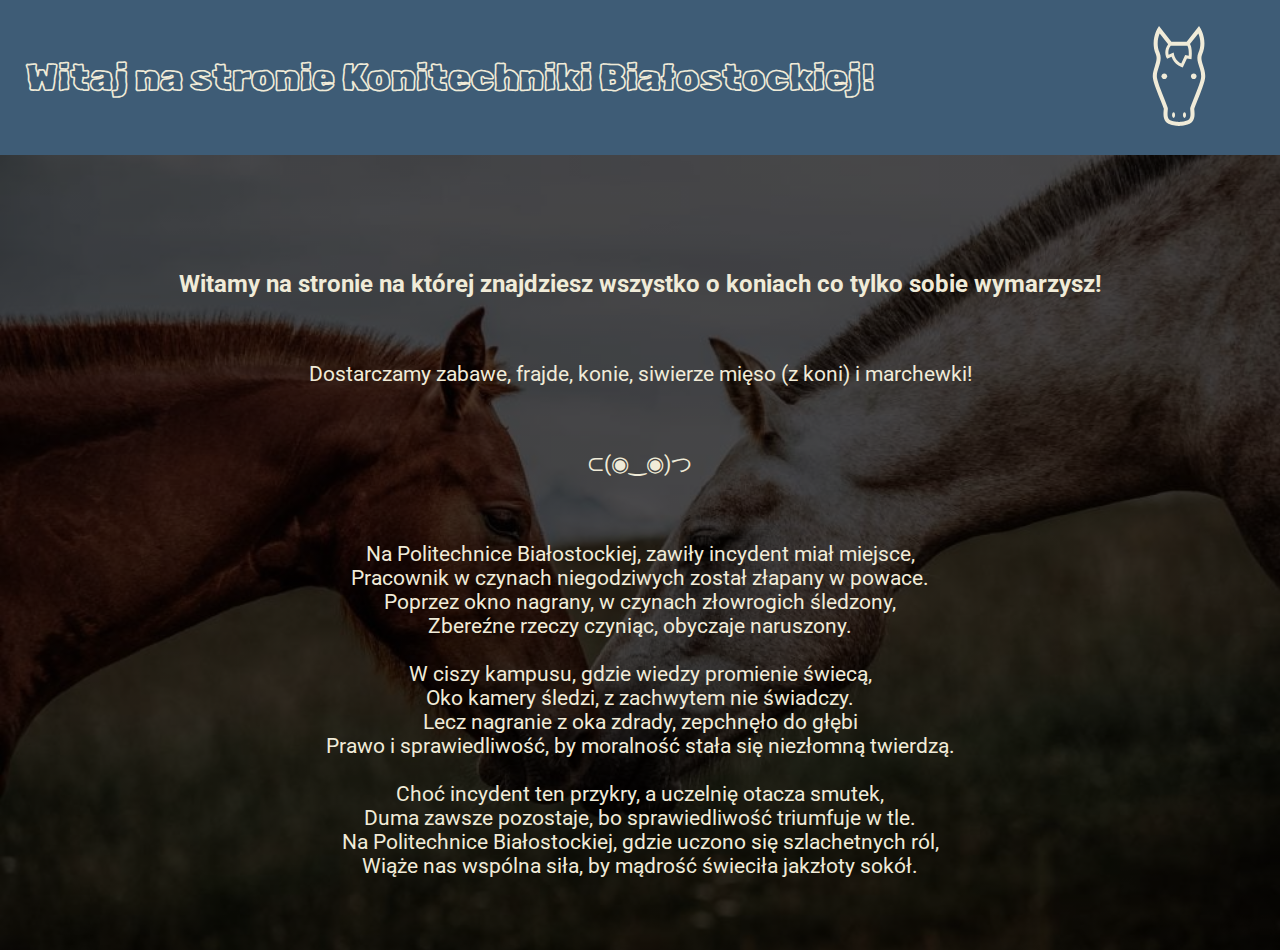
<file: index/index.html>
<!DOCTYPE html>
<html>
  <head>
    <meta charset="utf-8" />
    <meta http-equiv="X-UA-Compatible" content="IE=edge" />
    <title>Konitechnika Białostocka</title>
    <meta name="viewport" content="width=device-width, initial-scale=1" />
    <link rel="stylesheet" type="text/css" media="screen" href="main.css" />
    <link rel="stylesheet" type="text/css" media="screen" href="../main.css" />
  </head>
  <body class="Index">
    <header>
      <h1>Witaj na stronie Konitechniki Białostockiej!</h1>
      <nav>
        <img src="./horse.svg" />
        <div class="options">
          <a href="../index/index.html">Strona główna</a>
          <a href="../blog/blog.html">Blog</a>
          <a href="../galeria/galeria.html"> Galeria </a>
          <a href="../sklep/sklep.html">Sklep</a>
        </div>
      </nav>
    </header>
    <main>
      <div>
        <h3>Witamy na stronie na której znajdziesz wszystko o koniach co tylko sobie wymarzysz!</h3>
        <p>Dostarczamy zabawe, frajde, konie, siwierze mięso (z koni) i marchewki!</p>
        <p>⊂(◉‿◉)つ</p>
        <p>
          Na Politechnice Białostockiej, zawiły incydent miał miejsce, <br />
          Pracownik w czynach niegodziwych został złapany w powace.<br />
          Poprzez okno nagrany, w czynach złowrogich śledzony, <br />
          Zbereźne rzeczy czyniąc, obyczaje naruszony.
          <br /><br />
          W ciszy kampusu, gdzie wiedzy promienie świecą, <br />
          Oko kamery śledzi, z zachwytem nie świadczy. <br />
          Lecz nagranie z oka zdrady, zepchnęło do głębi <br />
          Prawo i sprawiedliwość, by moralność stała się niezłomną twierdzą.
          <br /><br />
          Choć incydent ten przykry, a uczelnię otacza smutek,<br />
          Duma zawsze pozostaje, bo sprawiedliwość triumfuje w tle.<br />
          Na Politechnice Białostockiej, gdzie uczono się szlachetnych ról,<br />
          Wiąże nas wspólna siła, by mądrość świeciła jakzłoty sokół.<br />
        </p>
      </div>
    </main>
  </body>
</html>
</file>
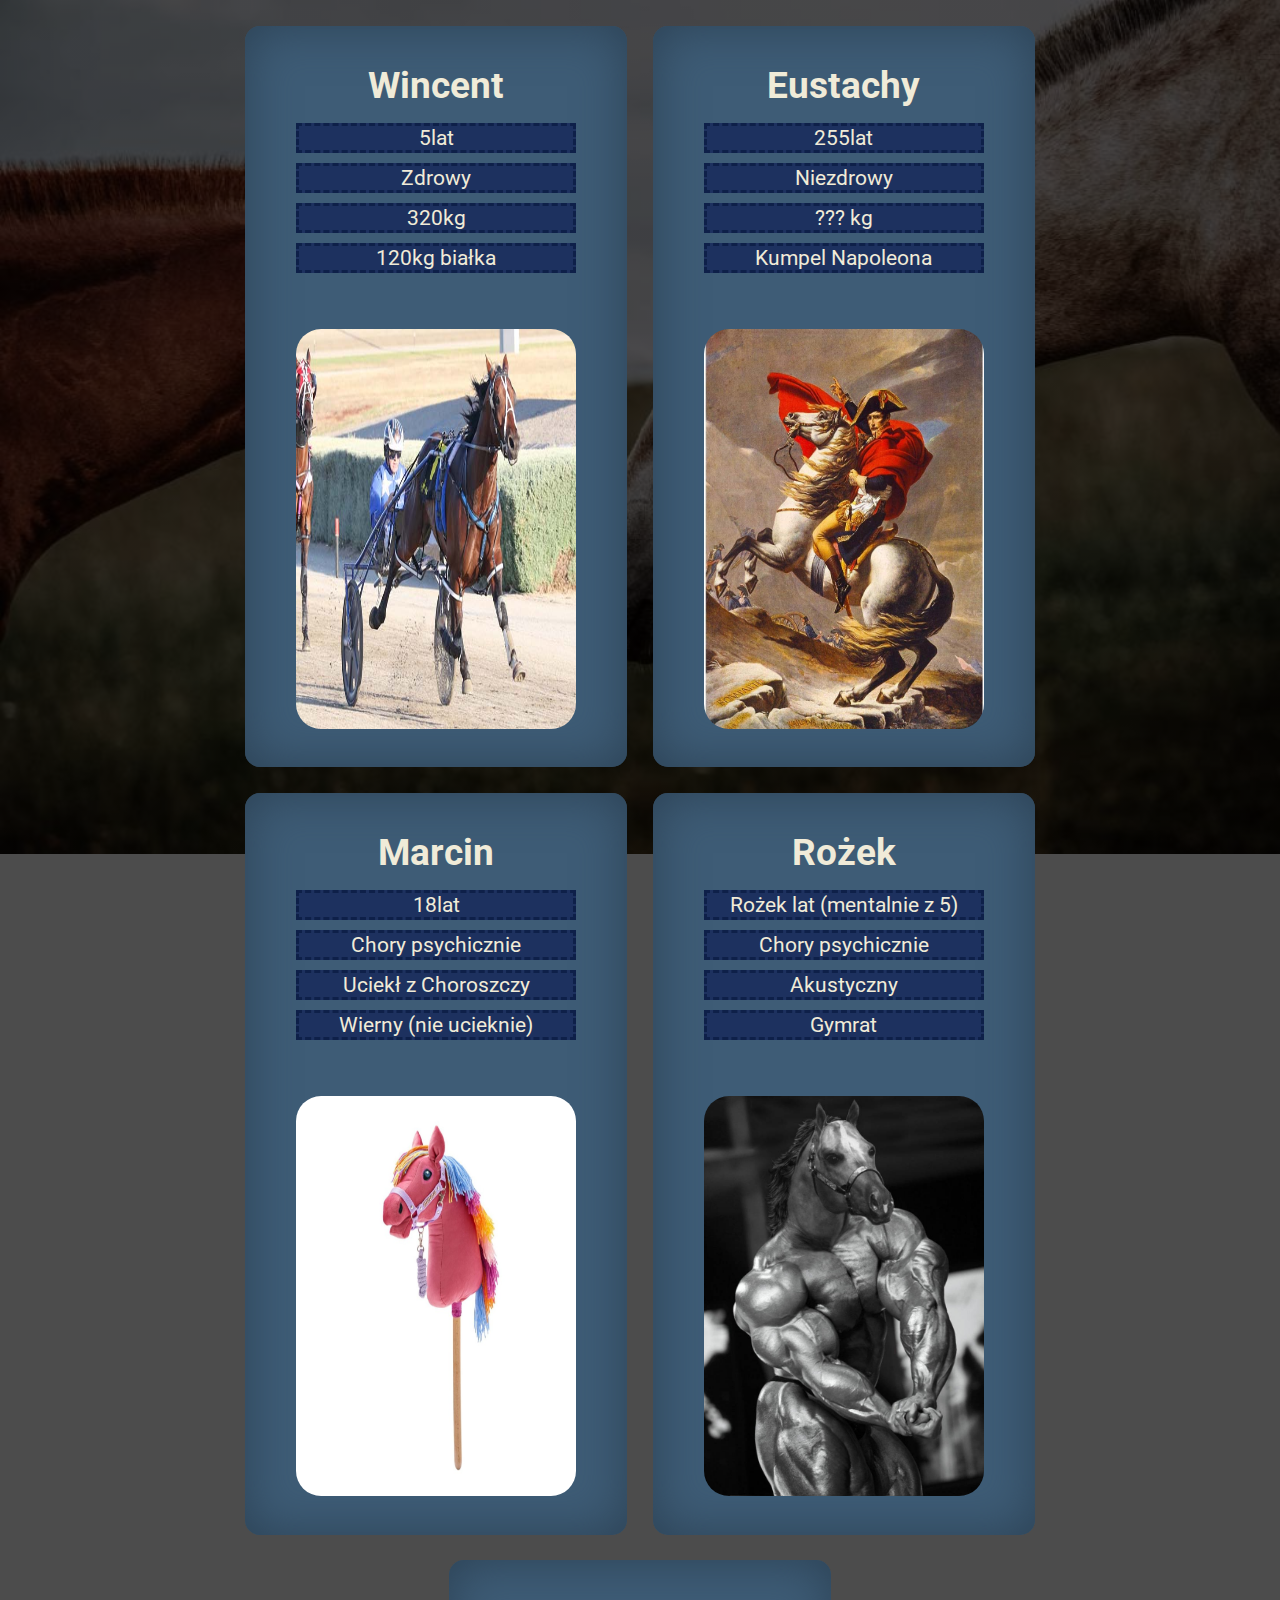
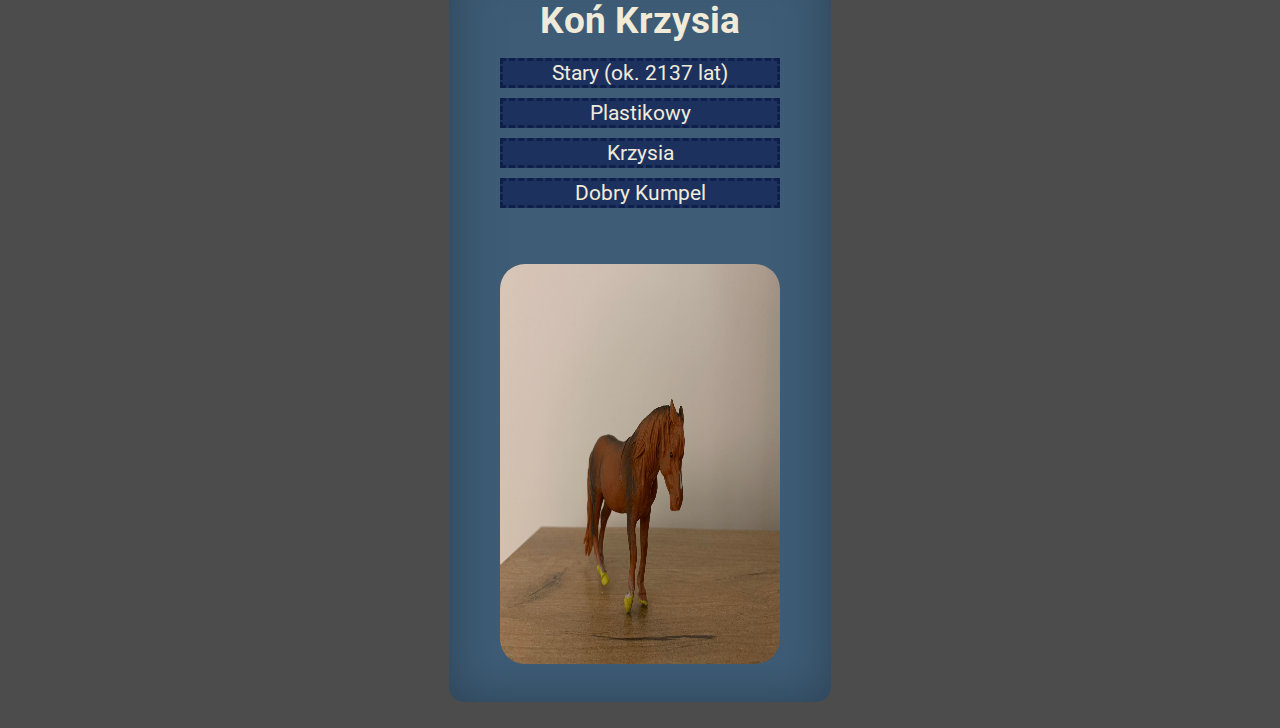
<file: sklep/sklep.html>
<!DOCTYPE html>
<html>
  <head>
    <meta charset="utf-8" />
    <meta http-equiv="X-UA-Compatible" content="IE=edge" />
    <title>Konitechnika Białostocka</title>
    <meta name="viewport" content="width=device-width, initial-scale=1" />
    <link rel="stylesheet" type="text/css" media="screen" href="main.css" />
    <link rel="stylesheet" type="text/css" media="screen" href="../main.css" />
  </head>
  <body>
    <main class="Sklep">
      <div>
        <div class="Card">
          <h4>Wincent</h4>
          <ul>
            <li>5lat</li>
            <li>Zdrowy</li>
            <li>320kg</li>
            <li>120kg białka</li>
          </ul>
          <img src="./Wincent.jpg" />
        </div>

        <div class="Card">
          <h4>Eustachy</h4>
          <ul>
            <li>255lat</li>
            <li>Niezdrowy</li>
            <li>??? kg</li>
            <li>Kumpel Napoleona</li>
          </ul>
          <img src="./Eustachy.jpg" />
        </div>

        <div class="Card">
          <h4>Marcin</h4>
          <ul>
            <li>18lat</li>
            <li>Chory psychicznie</li>
            <li>Uciekł z Choroszczy</li>
            <li>Wierny (nie ucieknie)</li>
          </ul>
          <img src="./Marcin.webp" />
        </div>

        <div class="Card">
          <h4>Rożek</h4>
          <ul>
            <li>Rożek lat (mentalnie z 5)</li>
            <li>Chory psychicznie</li>
            <li>Akustyczny</li>
            <li>Gymrat</li>
          </ul>
          <img src="./Rozek.jpg" />
        </div>

        <div class="Card">
          <h4>Koń Krzysia</h4>
          <ul>
            <li>Stary (ok. 2137 lat)</li>
            <li>Plastikowy</li>
            <li>Krzysia</li>
            <li>Dobry Kumpel</li>
          </ul>
          <img src="./Krzych.jpg" />
        </div>
      </div>
    </main>
  </body>
</html>
</file>
<file: index/main.css>
.Index > main{
    height: fit-content;

    background:
    /* top, transparent black, faked with gradient */ 
        linear-gradient(
        rgba(0, 0, 0, 0.7), 
        rgba(0, 0, 0, 0.7)
        ),
        url("bg.jpg");
        background-size: 100%;
        background-repeat: no-repeat;
}

.Index > header {
    padding: 1vw 2vw;
    display: flex;
    flex-direction: row;
    justify-content: space-between;
    background-color: #3E5C76;
}

.Index > header > h1{
    font-size: 2.3rem;
    display: flex;
    align-items: center;
    margin: 0;
    font-family: "Rubik Scribble", system-ui;
    color: #F0EBD8;
}

.Index > header > nav{
    background-color: #3E5C76;
    padding: 1vw 2vw;
    cursor: pointer;
}

.Index > header > nav > img{
    width: 100px;
}


.Index > header > nav > .options {
    max-height: 0;
    position: absolute;
    right: 0;
    padding: 1vw 2vw;
    background-color: #3E5C76;
    transition: 200ms ease-in-out;
    transform: translatex(300px);
    display: flex;
    flex-direction: column;
    border-bottom-left-radius: 15px;
    border-left: 2px solid #F0EBD8;
    border-bottom: 2px solid #F0EBD8;
    gap: 1vw;
    top: 0;
}

.Index > header > nav > .options > a{
    color: #F0EBD8;
    padding: 1vw 2vw;
    border-radius: 15px;
    background-color: #748CAB;
    display: flex;
}

.Index > header > nav > .options > a:visited{
    color: #F0EBD8;
}


.Index > header > nav:hover > .options{
    max-height: 100vh;
    transform: translatex(0px);
}

.Index > main{
    color: #F0EBD8;
    font-family: "Roboto", sans-serif;
}

.Index > main > div{
    margin: 0;
    padding: 4vw 5vw;
}

.Index > main > div > h3 {
    width: 100%;
    margin-top: 5vw;
    text-align: center;
    font-size: 1.5rem;
}

.Index > main > div > p {
    width: 100%;
    margin-top: 5vw;
    text-align: center;
    font-size: 1.3rem;
}






/*
.Index > header > nav > .options{
    display: flex;
    flex-direction: column;
    justify-content: space-between;
    position: absolute;
    width: fit-content;
    max-height: 0;
    display: none;
    padding: 1vw 2vw;
    right: 0;

    transition: 200ms ease-in-out;
}

.Index > header > nav > .options > a{
    text-align: center;
    display: flex;
    background-color: #748CAB;
    padding: 1vw 2vw;
    font-size: 2rem;
    color: #F0EBD8;
    border-radius: 15px;
}


.Index > header > nav:hover > .options{
    gap: 1vw;
    display: flex;
    background-color:  #3E5C76;
}
*/
</file>
<file: main.css>
@import url('https://fonts.googleapis.com/css2?family=Roboto:ital,wght@0,100;0,300;0,400;0,500;0,700;0,900;1,100;1,300;1,400;1,500;1,700;1,900&family=Rubik+Scribble&display=swap');

body{
    margin: 0;
    height: 100vh;
    overflow-x: hidden;
}
</file>
<file: sklep/main.css>
.Sklep{
    font-family: "Roboto", sans-serif;
    padding: 2vw 4vw;
    display: flex;
    justify-content: center;

    background:
            /* top, transparent black, faked with gradient */
            linear-gradient(rgba(0, 0, 0, 0.7),
                rgba(0, 0, 0, 0.7)),
            url("../index/bg.jpg");
        background-size: 100%;
        background-repeat: no-repeat;
}

.Sklep > div {
    display: flex;
    justify-content: center;
    gap: 2vw;
    flex-wrap: wrap;
}

.Card {
    display: flex;
    justify-content: center;
    flex-direction: column;
    background-color: #3E5C76;
    box-shadow: inset 0px 0px 50px #2c4255;
    color: #F0EBD8;
    padding: 3vw 4vw;
    border-radius: 15px;
    width: 280px;
}

.Card > img{
    width: 100%;
    margin-top: 40px;
    height: 400px;
    width: 100%;
    border-radius: 25px;
}

.Card > h4 {
    text-align: center;
    font-size: 2.3rem;
    margin: 0;
}

.Card > ul {
    padding: 0;
    display: flex;
    flex-direction: column;
    gap: 10px;
    list-style-type: none;
    text-align: center;
}

.Card > ul > li{
    font-size: 1.3rem;
    border: 3px dashed #0e2049;
    background-color: #1d315f;
}
</file>
